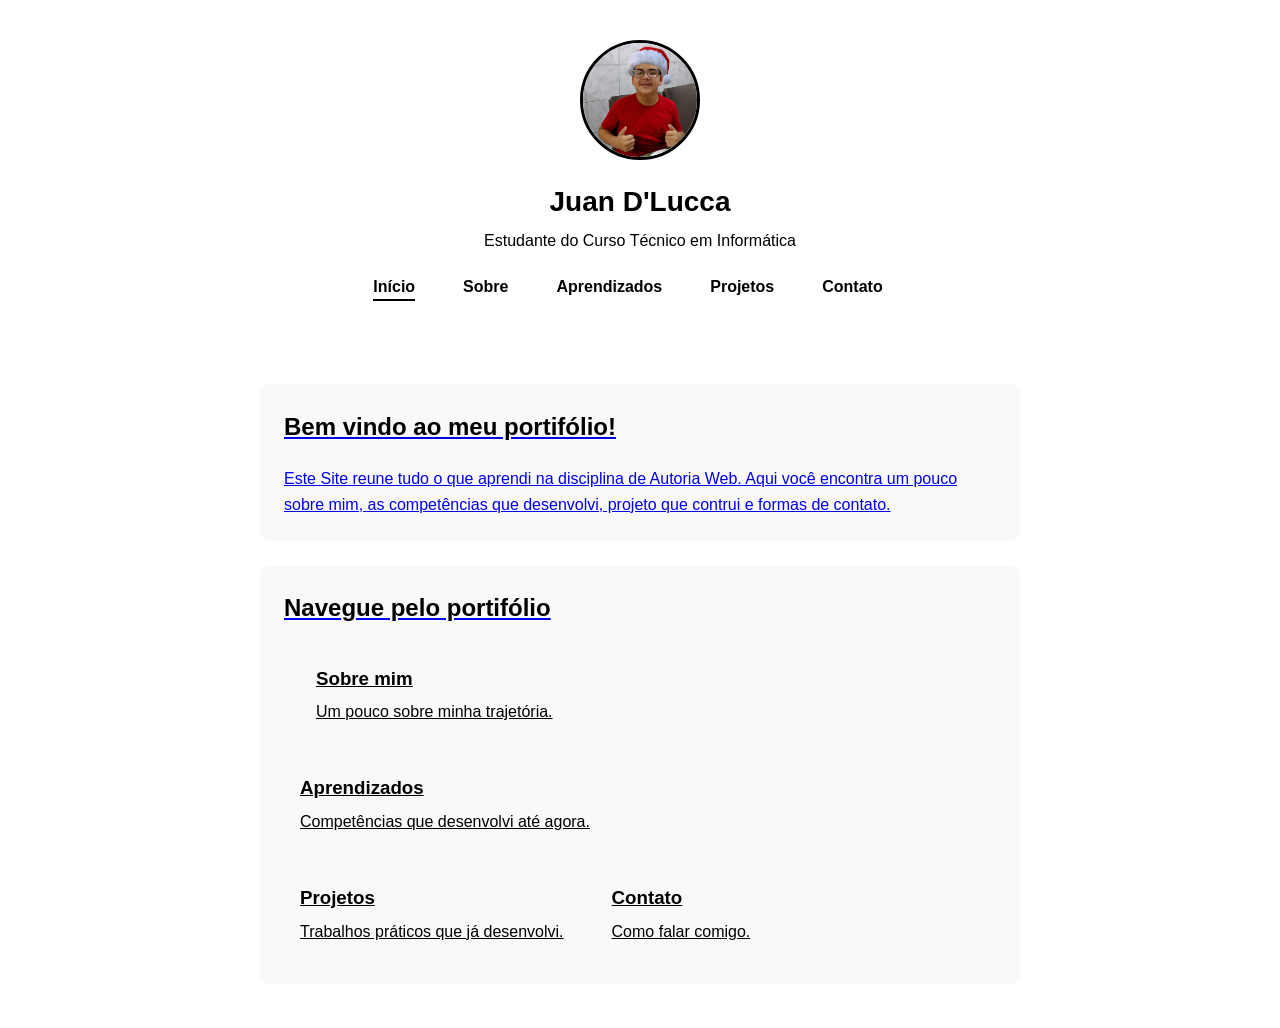
<file: index.html>
<!DOCTYPE html>
<html lang="en">
<head>
    <meta charset="UTF-8">
    <meta name="viewport" content="width=device-width, initial-scale=1.0">
    <title>Portifólio de Juan D'Lucca</title>
    <link rel="stylesheet" href="estilo.css">
</head>
<body>
    <header>
        <img src="WhatsApp Image 2026-08-15 at 21.24.38.jpeg" alt="foto de perfil" class="foto-perfil">
        <h1>Juan D'Lucca</h1>
        <p>Estudante do Curso Técnico em Informática</p>

        <nav>
             <ul>
                 <li><a href="index.html" class="ativo"> Início</li>
                 <li><a href="sobre.html"> Sobre</li>
                 <li><a href="apredendizados.html"> Aprendizados</li>
                 <li><a href="projetos.html"> Projetos </li>
                 <li><a href="contato.html"> Contato </li>
           </ul>
        </nav>
    </header>

    <main>
        <section>
            <h2>Bem vindo ao meu portifólio!</h2>
            <p>
                Este Site reune tudo o que aprendi na disciplina de
                 Autoria Web. Aqui você encontra um pouco sobre mim,
                  as competências que desenvolvi, projeto que contrui e 
                formas de contato.
            </p>
        </section>
        
        <section>
            <h2>Navegue pelo portifólio</h2>
            <div class="grade-links">
                <a href="sobre.html" class="cartao-link">
                    <h3>Sobre mim</h3>
                    <p>Um pouco sobre minha trajetória.</p>
                    </a>
            <div class="grade-links">
                <a href="apredendizados.html" class="cartao-link">
                    <h3>Aprendizados</h3>
                    <p>Competências que desenvolvi até agora.</p>
                    </a>
            <div class="grade-links">
                <a href="projetos.html" class="cartao-link">
                        <h3>Projetos</h3>
                        <p>Trabalhos práticos que já desenvolvi.</p>
                    </a>
            <div class="grade-links">
                <a href="contato.html" class="cartao-link">
                        <h3>Contato</h3>
                        <p>Como falar comigo.</p>
                    </a>
                </div>
        </section>
    </main>
</body>
</html>
</file>
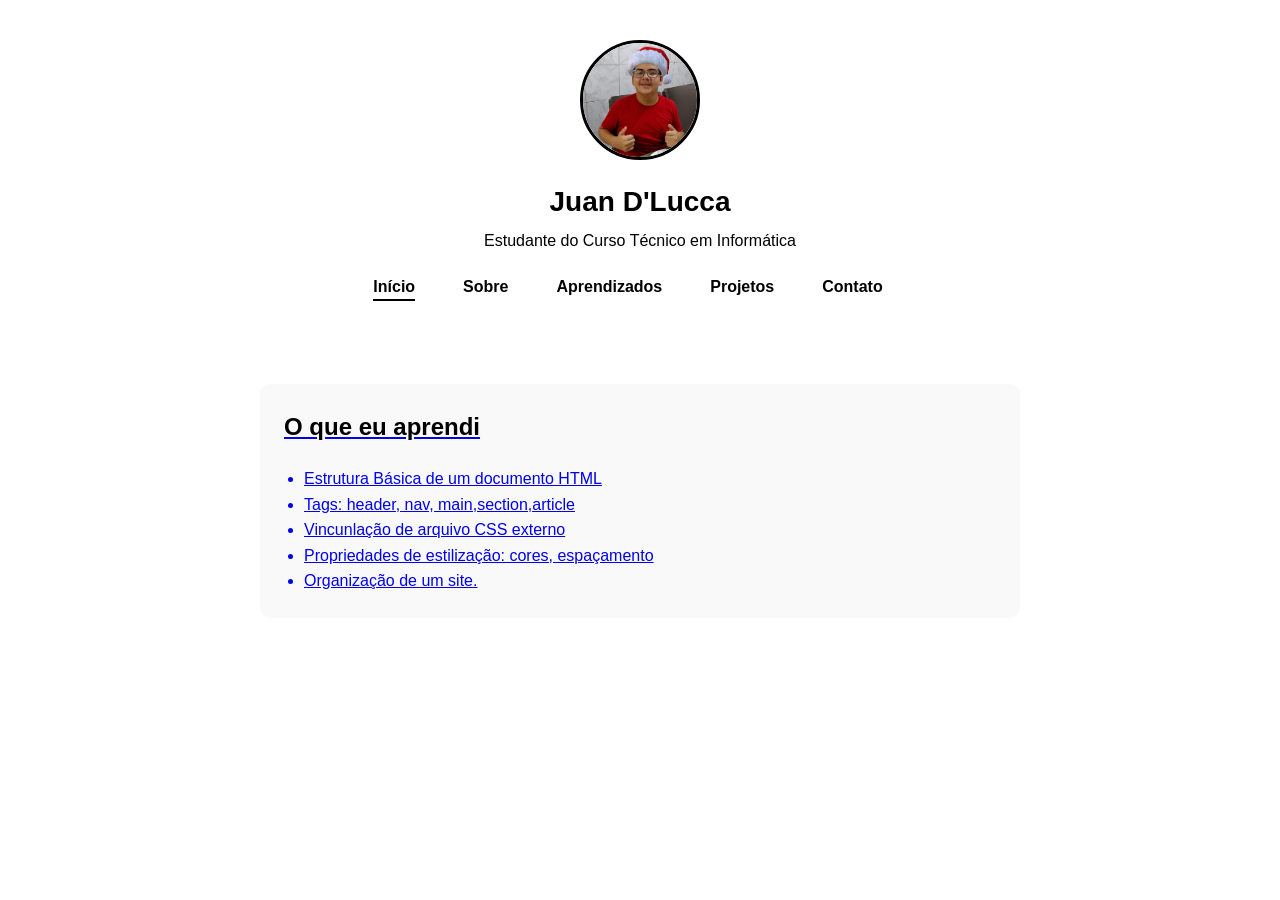
<file: apredendizados.html>
<!DOCTYPE html>
<html lang="en">
<head>
    <meta charset="UTF-8">
    <meta name="viewport" content="width=device-width, initial-scale=1.0">
    <title>Portifólio de Juan D'Lucca</title>
    <link rel="stylesheet" href="estilo.css">
</head>
<body>
    <header>
        <img src="WhatsApp Image 2026-08-15 at 21.24.38.jpeg" alt="foto de perfil" class="foto-perfil">
        <h1>Juan D'Lucca</h1>
        <p>Estudante do Curso Técnico em Informática</p>

        <nav>
             <ul>
                 <li><a href="index.html" class="ativo"> Início</li>
                 <li><a href="sobre.html"> Sobre</li>
                 <li><a href="apredendizados.html"> Aprendizados</li>
                 <li><a href="projetos.html"> Projetos </li>
                 <li><a href="contato.html"> Contato </li>
           </ul>
        </nav>
    </header>

    <main>
        <section>
            <h2> O que eu aprendi </h2>
            <ul>
                 <li>Estrutura Básica de um documento HTML</li>
                 <li>Tags: header, nav, main,section,article</li>
                 <li>Vincunlação de arquivo CSS externo</li>
                 <li>Propriedades de estilização: cores, espaçamento</li>
                 <li>Organização de um site.</li>
            </ul>
        </section>
    </main>
</body>
</html>
</file>
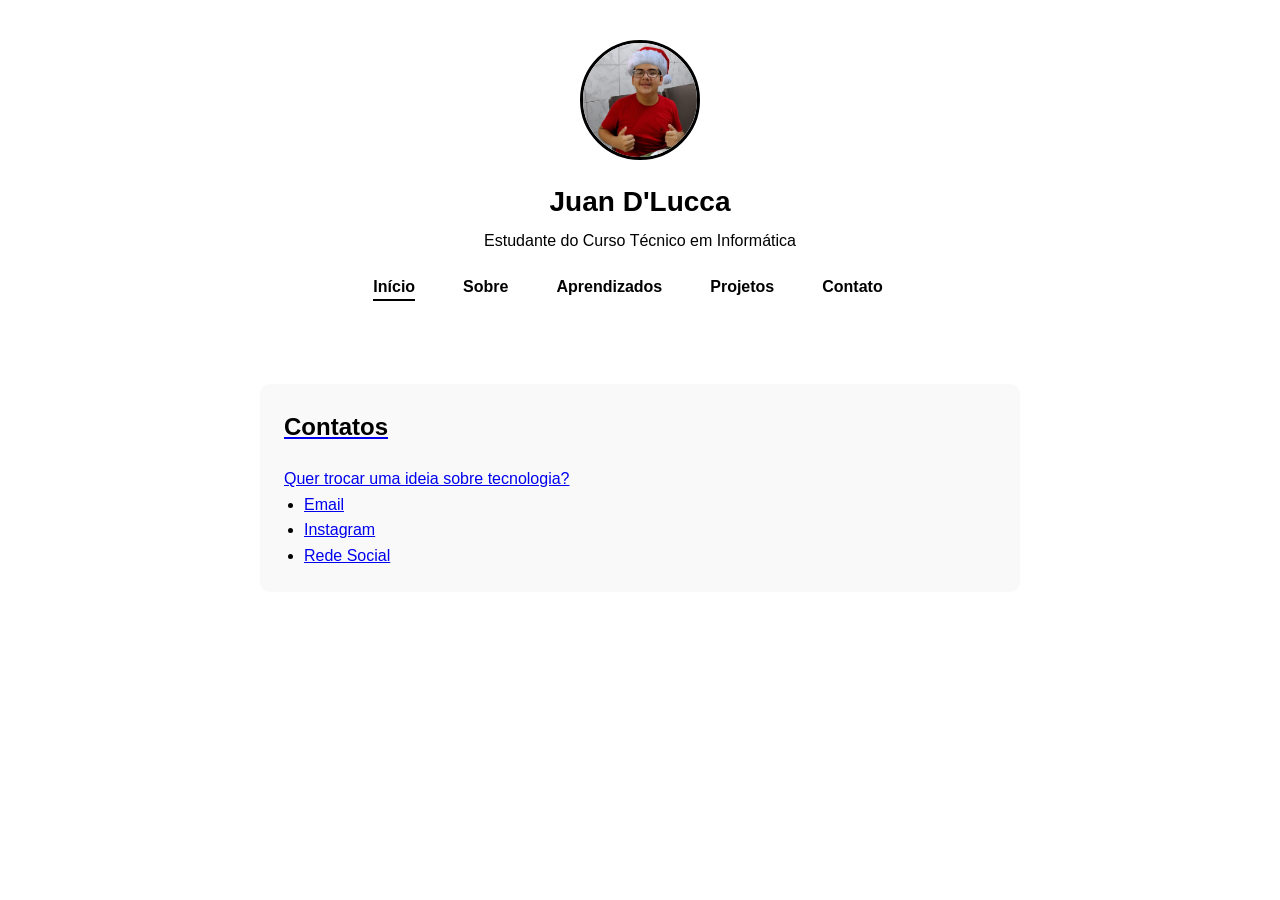
<file: contato.html>
<!DOCTYPE html>
<html lang="en">
<head>
    <meta charset="UTF-8">
    <meta name="viewport" content="width=device-width, initial-scale=1.0">
    <title>Portifólio de Juan D'Lucca</title>
    <link rel="stylesheet" href="estilo.css">
</head>
<body>
    <header>
        <img src="WhatsApp Image 2026-08-15 at 21.24.38.jpeg" alt="foto de perfil" class="foto-perfil">
        <h1>Juan D'Lucca</h1>
        <p>Estudante do Curso Técnico em Informática</p>

        <nav>
             <ul>
                 <li><a href="index.html" class="ativo"> Início</li>
                 <li><a href="sobre.html"> Sobre</li>
                 <li><a href="apredendizados.html"> Aprendizados</li>
                 <li><a href="projetos.html"> Projetos </li>
                 <li><a href="contato.html"> Contato </li>
           </ul>
        </nav>
    </header>

    <main>
        <section>
            <h2> Contatos </h2>
            <p> Quer trocar uma ideia sobre tecnologia?</p>
            <ul>
                <li><a href="mailto:juan.dlucca@escolar.ifrn.edu.br">Email</a></li>
                <li><a href="www.instagram.com">Instagram</a></li>
                <li><a href="Rede Social">Rede Social</a></li>
            </ul>
        </section>
    </main>
</body>
</html>
</file>
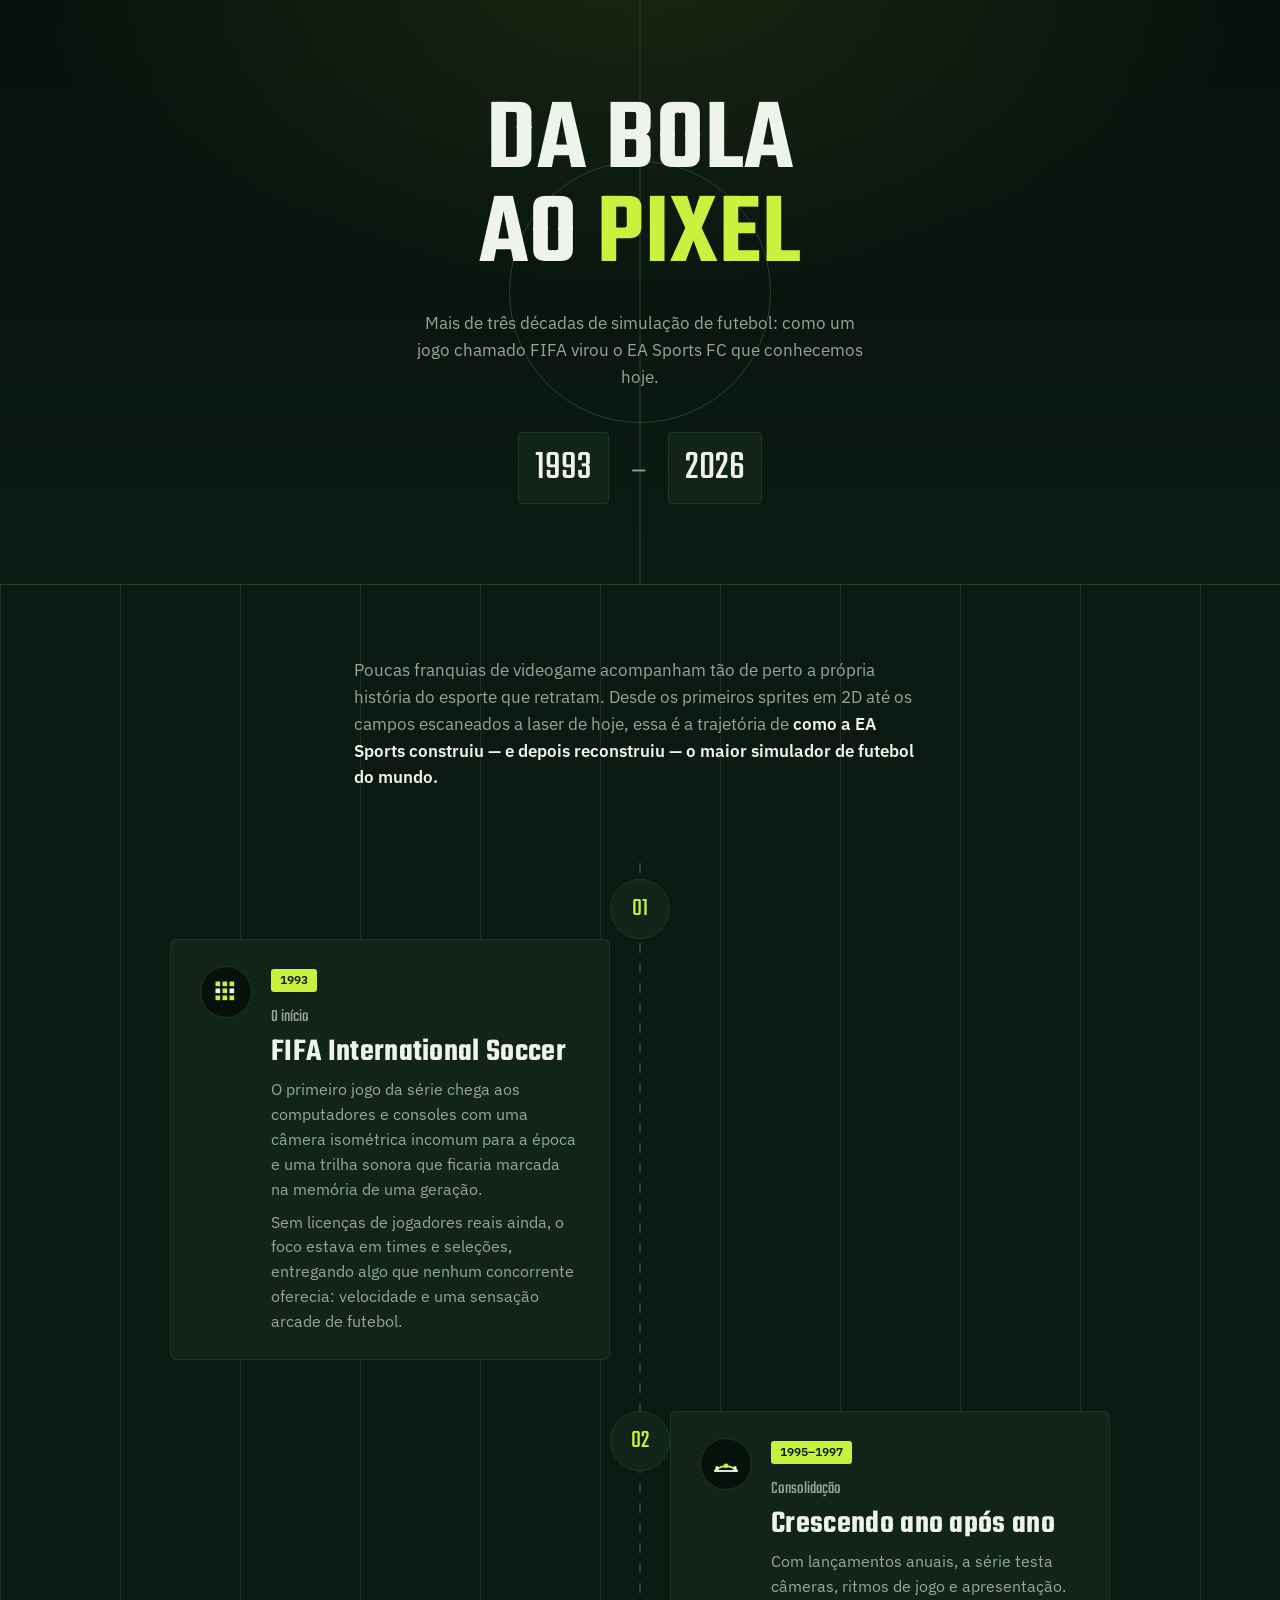
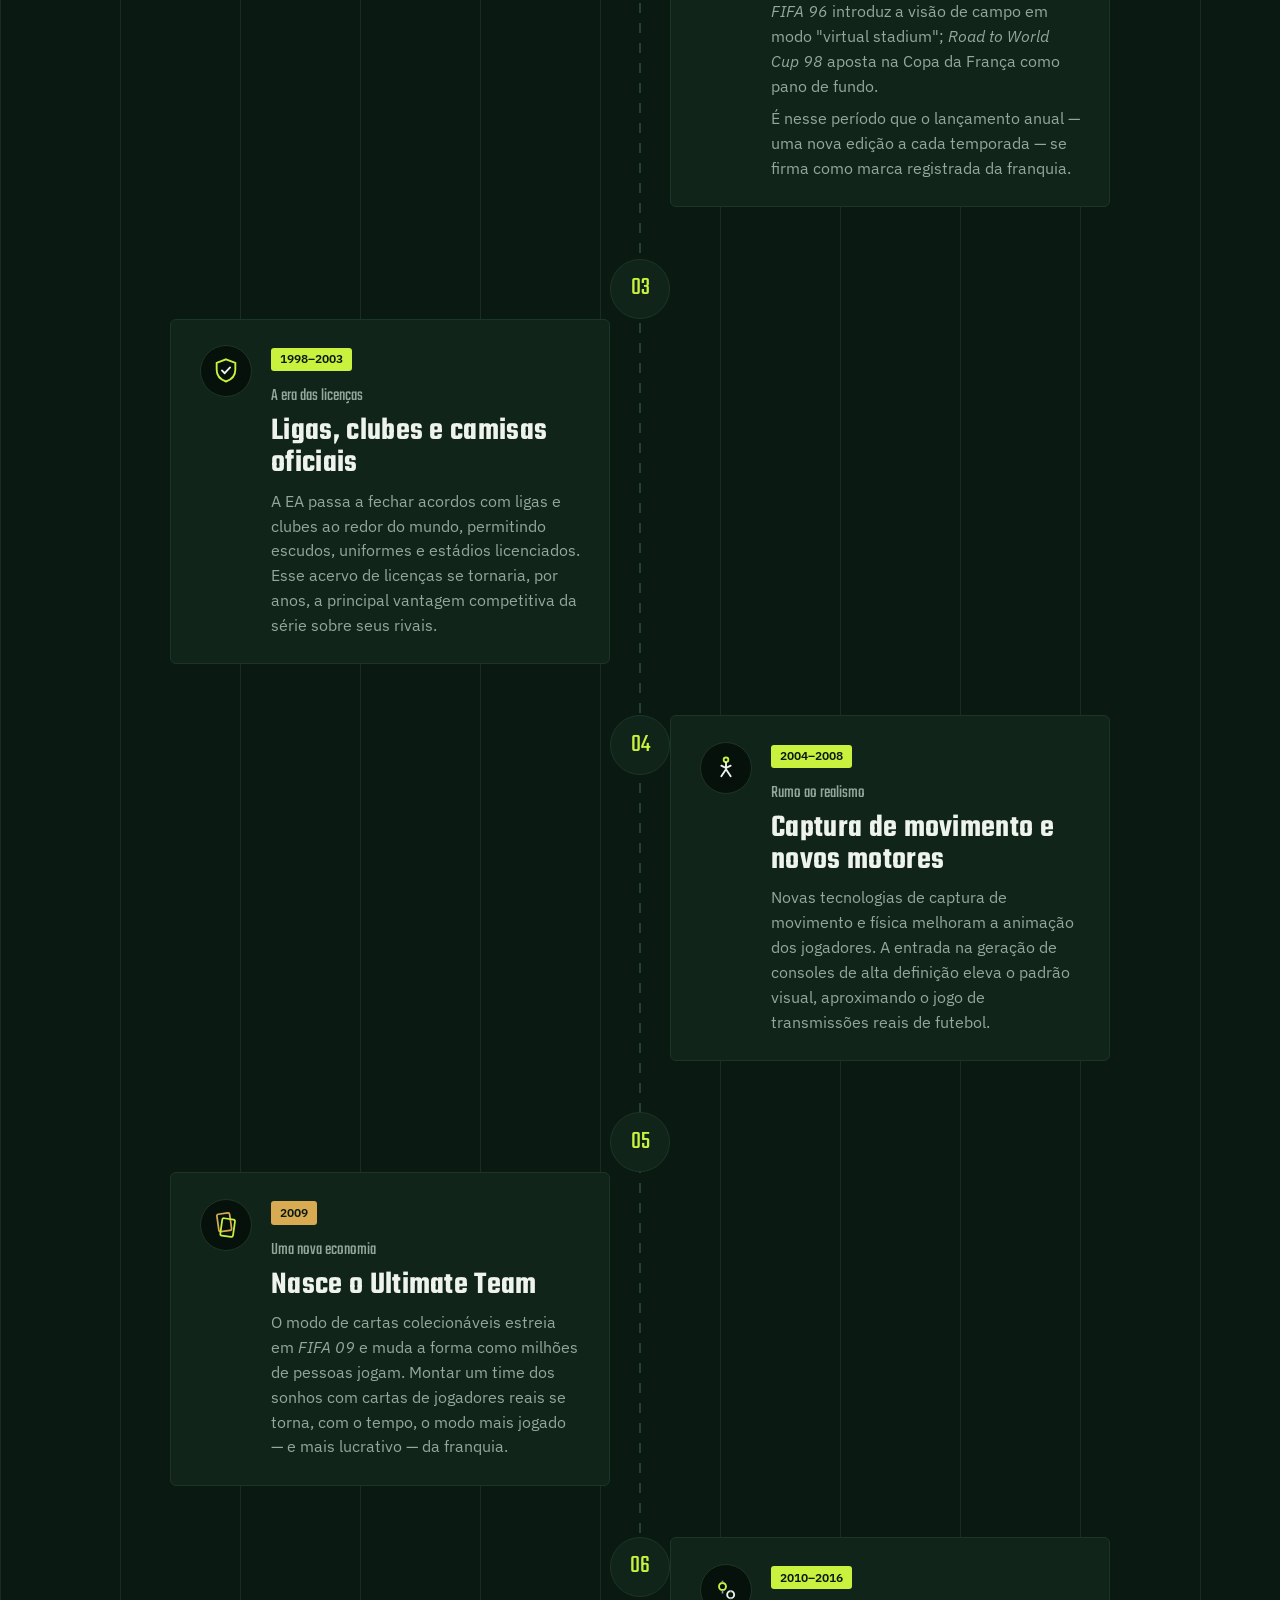
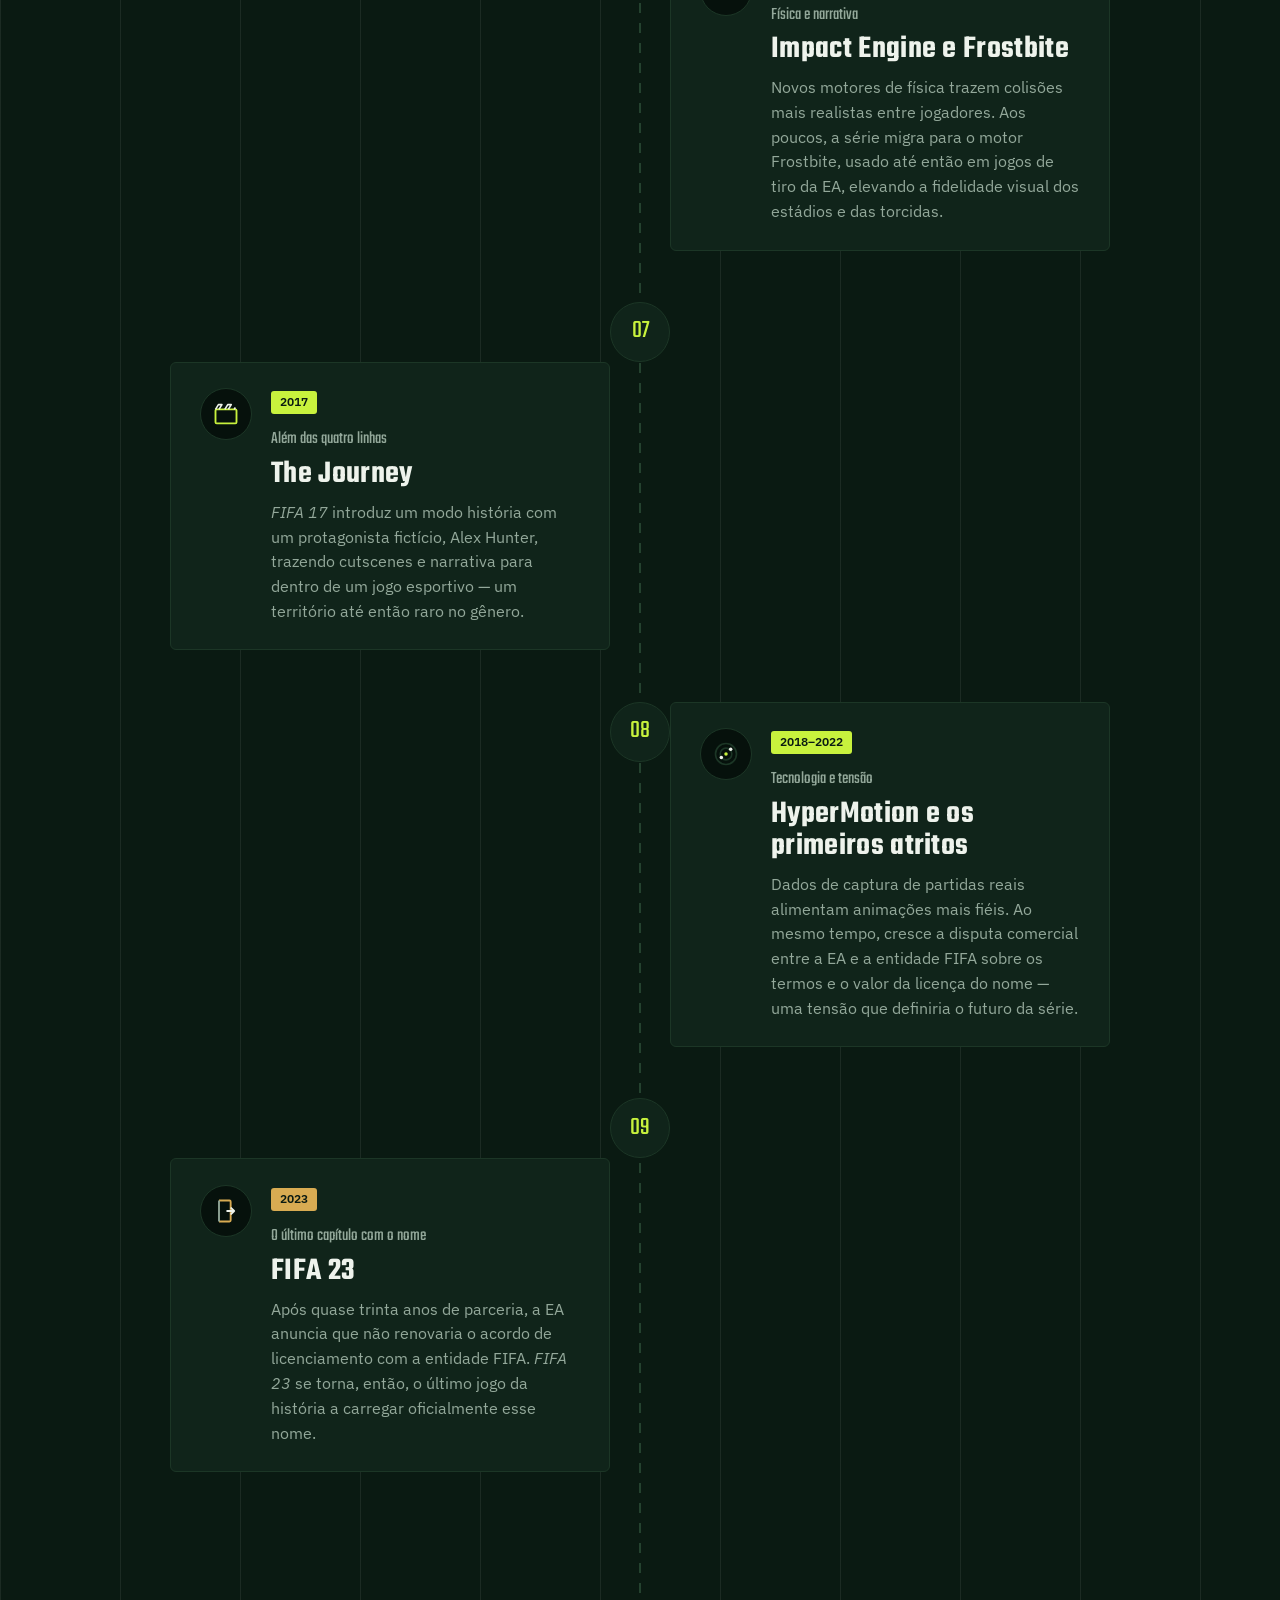
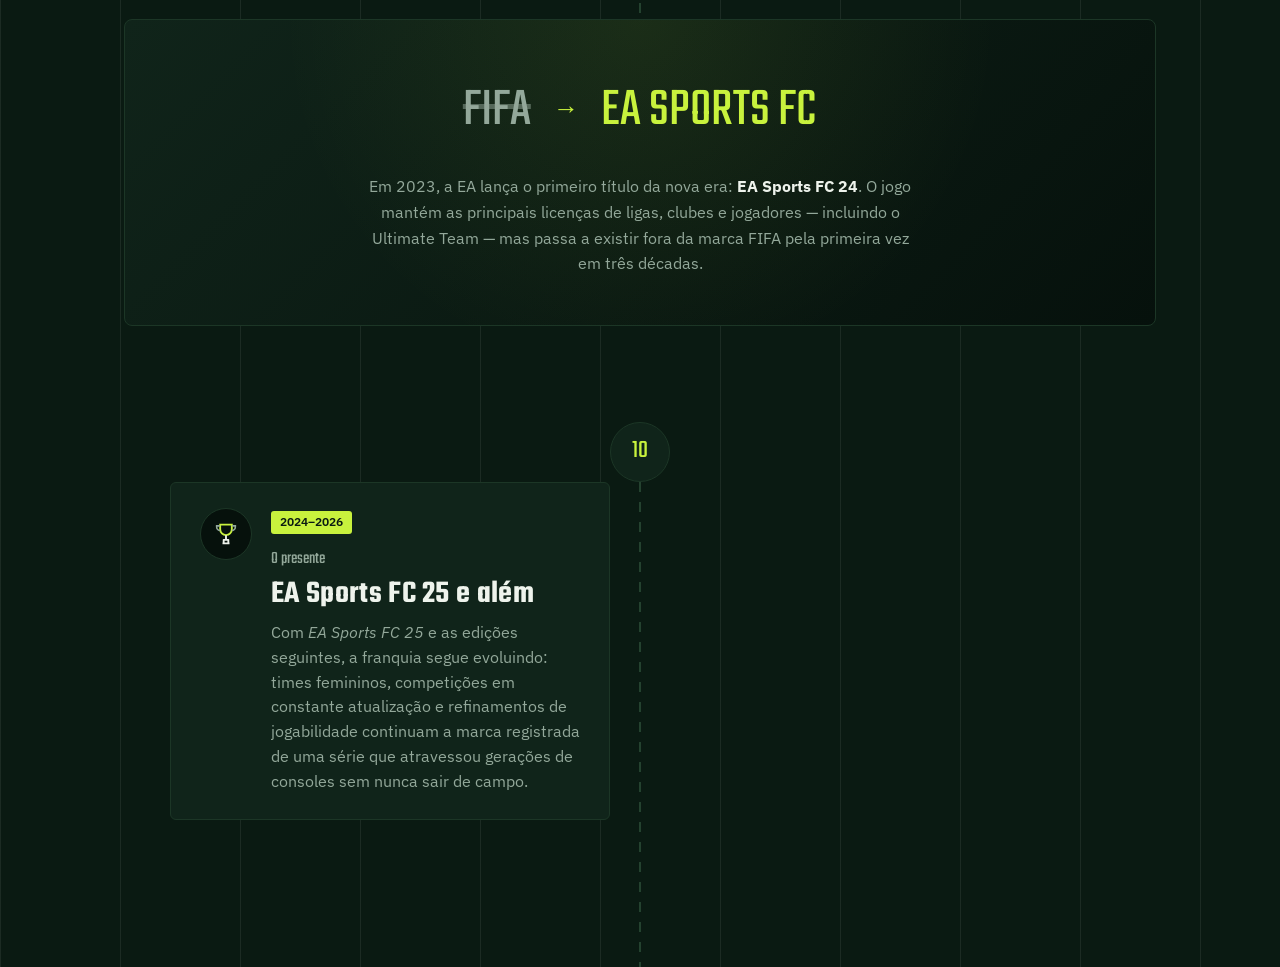
<file: indexf.html>
<!DOCTYPE html>
<html lang="pt-BR">
<head>
<meta charset="UTF-8">
<meta name="viewport" content="width=device-width, initial-scale=1.0">
<title>Da bola ao pixel — a história do FIFA até o EA Sports FC</title>
<link rel="preconnect" href="https://fonts.googleapis.com">
<link rel="preconnect" href="https://fonts.gstatic.com" crossorigin>
<link href="https://fonts.googleapis.com/css2?family=Teko:wght@400;500;600;700&family=IBM+Plex+Sans:wght@400;500;600&display=swap" rel="stylesheet">

</head>
<body>
  <link rel="stylesheet" href="estilof.css">
  <header class="hero">
    <div class="hero-inner">
      <h1>DA BOLA<br>AO <span>PIXEL</span></h1>
      <p class="lede">Mais de três décadas de simulação de futebol: como um jogo chamado FIFA virou o EA Sports FC que conhecemos hoje.</p>
      <div class="scoreboard">
        <span class="yr">1993</span>
        <span class="dash">—</span>
        <span class="yr">2026</span>
      </div>

    </div>
  </header>

  <section class="intro">
    <p>Poucas franquias de videogame acompanham tão de perto a própria história do esporte que retratam. Desde os primeiros sprites em 2D até os campos escaneados a laser de hoje, essa é a trajetória de <strong>como a EA Sports construiu — e depois reconstruiu — o maior simulador de futebol do mundo.</strong></p>
  </section>

  <div class="timeline">

    <article class="era">
      <div class="era-num">01</div>
      <div class="era-card">
        <div class="era-icon">
          <svg viewBox="0 0 24 24" fill="none" xmlns="http://www.w3.org/2000/svg"><rect x="3" y="3" width="4" height="4" fill="var(--lime)"/><rect x="9" y="3" width="4" height="4" fill="var(--lime)"/><rect x="15" y="3" width="4" height="4" fill="var(--lime)"/><rect x="3" y="9" width="4" height="4" fill="var(--ink)"/><rect x="9" y="9" width="4" height="4" fill="var(--lime)"/><rect x="15" y="9" width="4" height="4" fill="var(--ink)"/><rect x="3" y="15" width="4" height="4" fill="var(--lime)"/><rect x="9" y="15" width="4" height="4" fill="var(--lime)"/><rect x="15" y="15" width="4" height="4" fill="var(--lime)"/></svg>
        </div>
        <div class="era-body">
          <span class="tag">1993</span>
          <span class="era-year">O início</span>
          <h2>FIFA International Soccer</h2>
          <p>O primeiro jogo da série chega aos computadores e consoles com uma câmera isométrica incomum para a época e uma trilha sonora que ficaria marcada na memória de uma geração.</p>
          <p>Sem licenças de jogadores reais ainda, o foco estava em times e seleções, entregando algo que nenhum concorrente oferecia: velocidade e uma sensação arcade de futebol.</p>
        </div>
      </div>
    </article>

    <article class="era">
      <div class="era-num">02</div>
      <div class="era-card">
        <div class="era-icon">
          <svg viewBox="0 0 24 24" fill="none" xmlns="http://www.w3.org/2000/svg"><path d="M2 18 Q12 10 22 18" stroke="var(--lime)" stroke-width="1.6"/><path d="M2 18h20" stroke="var(--ink)" stroke-width="1.6"/><rect x="3" y="14" width="2.5" height="4" fill="var(--ink)"/><rect x="18.5" y="14" width="2.5" height="4" fill="var(--ink)"/><circle cx="12" cy="13.5" r="2" fill="var(--lime)"/></svg>
        </div>
        <div class="era-body">
          <span class="tag">1995–1997</span>
          <span class="era-year">Consolidação</span>
          <h2>Crescendo ano após ano</h2>
          <p>Com lançamentos anuais, a série testa câmeras, ritmos de jogo e apresentação. <em>FIFA 96</em> introduz a visão de campo em modo "virtual stadium"; <em>Road to World Cup 98</em> aposta na Copa da França como pano de fundo.</p>
          <p>É nesse período que o lançamento anual — uma nova edição a cada temporada — se firma como marca registrada da franquia.</p>
        </div>
      </div>
    </article>

    <article class="era">
      <div class="era-num">03</div>
      <div class="era-card">
        <div class="era-icon">
          <svg viewBox="0 0 24 24" fill="none" xmlns="http://www.w3.org/2000/svg"><path d="M12 2 L20 5 V11 C20 16 16.5 19.5 12 21 C7.5 19.5 4 16 4 11 V5 Z" stroke="var(--lime)" stroke-width="1.6"/><path d="M8.5 11.5l2.4 2.4 4.6-5" stroke="var(--ink)" stroke-width="1.6" stroke-linecap="round" stroke-linejoin="round"/></svg>
        </div>
        <div class="era-body">
          <span class="tag">1998–2003</span>
          <span class="era-year">A era das licenças</span>
          <h2>Ligas, clubes e camisas oficiais</h2>
          <p>A EA passa a fechar acordos com ligas e clubes ao redor do mundo, permitindo escudos, uniformes e estádios licenciados. Esse acervo de licenças se tornaria, por anos, a principal vantagem competitiva da série sobre seus rivais.</p>
        </div>
      </div>
    </article>

    <article class="era">
      <div class="era-num">04</div>
      <div class="era-card">
        <div class="era-icon">
          <svg viewBox="0 0 24 24" fill="none" xmlns="http://www.w3.org/2000/svg"><circle cx="12" cy="5" r="2" stroke="var(--lime)" stroke-width="1.6"/><path d="M12 7v6M12 13l-4 6M12 13l4 6M8 10l4 2 4-2" stroke="var(--ink)" stroke-width="1.6" stroke-linecap="round" stroke-linejoin="round"/></svg>
        </div>
        <div class="era-body">
          <span class="tag">2004–2008</span>
          <span class="era-year">Rumo ao realismo</span>
          <h2>Captura de movimento e novos motores</h2>
          <p>Novas tecnologias de captura de movimento e física melhoram a animação dos jogadores. A entrada na geração de consoles de alta definição eleva o padrão visual, aproximando o jogo de transmissões reais de futebol.</p>
        </div>
      </div>
    </article>

    <article class="era">
      <div class="era-num">05</div>
      <div class="era-card">
        <div class="era-icon">
          <svg viewBox="0 0 24 24" fill="none" xmlns="http://www.w3.org/2000/svg"><rect x="4" y="3" width="11" height="15" rx="1.5" transform="rotate(-8 4 3)" stroke="var(--gold)" stroke-width="1.5"/><rect x="9" y="6" width="11" height="15" rx="1.5" transform="rotate(8 9 6)" stroke="var(--lime)" stroke-width="1.5"/></svg>
        </div>
        <div class="era-body">
          <span class="tag gold">2009</span>
          <span class="era-year">Uma nova economia</span>
          <h2>Nasce o Ultimate Team</h2>
          <p>O modo de cartas colecionáveis estreia em <em>FIFA 09</em> e muda a forma como milhões de pessoas jogam. Montar um time dos sonhos com cartas de jogadores reais se torna, com o tempo, o modo mais jogado — e mais lucrativo — da franquia.</p>
        </div>
      </div>
    </article>

    <article class="era">
      <div class="era-num">06</div>
      <div class="era-card">
        <div class="era-icon">
          <svg viewBox="0 0 24 24" fill="none" xmlns="http://www.w3.org/2000/svg"><circle cx="9" cy="9" r="3" stroke="var(--lime)" stroke-width="1.6"/><circle cx="16" cy="16" r="3" stroke="var(--ink)" stroke-width="1.6"/><path d="M9 12v3M9 4v2M16 20v-2M16 12v2" stroke="var(--ink-dim)" stroke-width="1.4"/></svg>
        </div>
        <div class="era-body">
          <span class="tag">2010–2016</span>
          <span class="era-year">Física e narrativa</span>
          <h2>Impact Engine e Frostbite</h2>
          <p>Novos motores de física trazem colisões mais realistas entre jogadores. Aos poucos, a série migra para o motor Frostbite, usado até então em jogos de tiro da EA, elevando a fidelidade visual dos estádios e das torcidas.</p>
        </div>
      </div>
    </article>

    <article class="era">
      <div class="era-num">07</div>
      <div class="era-card">
        <div class="era-icon">
          <svg viewBox="0 0 24 24" fill="none" xmlns="http://www.w3.org/2000/svg"><rect x="3" y="8" width="18" height="12" rx="1" stroke="var(--lime)" stroke-width="1.6"/><path d="M3 8l2.5-4h3L6 8M11 8l2.5-4h3L14 8M19 8l1-1.6" stroke="var(--ink)" stroke-width="1.4" stroke-linejoin="round"/></svg>
        </div>
        <div class="era-body">
          <span class="tag">2017</span>
          <span class="era-year">Além das quatro linhas</span>
          <h2>The Journey</h2>
          <p><em>FIFA 17</em> introduz um modo história com um protagonista fictício, Alex Hunter, trazendo cutscenes e narrativa para dentro de um jogo esportivo — um território até então raro no gênero.</p>
        </div>
      </div>
    </article>

    <article class="era">
      <div class="era-num">08</div>
      <div class="era-card">
        <div class="era-icon">
          <svg viewBox="0 0 24 24" fill="none" xmlns="http://www.w3.org/2000/svg"><circle cx="12" cy="12" r="9" stroke="var(--surface-line)" stroke-width="1.4"/><circle cx="12" cy="12" r="5" stroke="var(--surface-line)" stroke-width="1.4"/><circle cx="12" cy="12" r="1.5" fill="var(--lime)"/><circle cx="16" cy="8" r="1.5" fill="var(--ink)"/><circle cx="8" cy="15" r="1.5" fill="var(--ink)"/></svg>
        </div>
        <div class="era-body">
          <span class="tag">2018–2022</span>
          <span class="era-year">Tecnologia e tensão</span>
          <h2>HyperMotion e os primeiros atritos</h2>
          <p>Dados de captura de partidas reais alimentam animações mais fiéis. Ao mesmo tempo, cresce a disputa comercial entre a EA e a entidade FIFA sobre os termos e o valor da licença do nome — uma tensão que definiria o futuro da série.</p>
        </div>
      </div>
    </article>

    <article class="era">
      <div class="era-num">09</div>
      <div class="era-card">
        <div class="era-icon">
          <svg viewBox="0 0 24 24" fill="none" xmlns="http://www.w3.org/2000/svg"><path d="M6 3h9a1 1 0 011 1v16a1 1 0 01-1 1H6" stroke="var(--gold)" stroke-width="1.6"/><path d="M6 3v18" stroke="var(--ink-dim)" stroke-width="1.6"/><path d="M13 12h6m0 0l-2.5-2.5M19 12l-2.5 2.5" stroke="var(--ink)" stroke-width="1.6" stroke-linecap="round" stroke-linejoin="round"/></svg>
        </div>
        <div class="era-body">
          <span class="tag gold">2023</span>
          <span class="era-year">O último capítulo com o nome</span>
          <h2>FIFA 23</h2>
          <p>Após quase trinta anos de parceria, a EA anuncia que não renovaria o acordo de licenciamento com a entidade FIFA. <em>FIFA 23</em> se torna, então, o último jogo da história a carregar oficialmente esse nome.</p>
        </div>
      </div>
    </article>

  </div>

  <section class="rebrand">
    <div class="rebrand-panel">
      <div class="rebrand-names">
        <span class="old">FIFA</span>
        <span class="arrow">→</span>
        <span class="new">EA SPORTS FC</span>
      </div>
      <p>Em 2023, a EA lança o primeiro título da nova era: <strong style="color:var(--ink)">EA Sports FC 24</strong>. O jogo mantém as principais licenças de ligas, clubes e jogadores — incluindo o Ultimate Team — mas passa a existir fora da marca FIFA pela primeira vez em três décadas.</p>
    </div>
  </section>

  <div class="timeline" style="padding-top:0;">
    <article class="era">
      <div class="era-num">10</div>
      <div class="era-card">
        <div class="era-icon">
          <svg viewBox="0 0 24 24" fill="none" xmlns="http://www.w3.org/2000/svg"><path d="M7 4h10v4a5 5 0 01-10 0V4z" stroke="var(--lime)" stroke-width="1.6"/><path d="M7 5H4v1a3 3 0 003 3M17 5h3v1a3 3 0 01-3 3" stroke="var(--ink-dim)" stroke-width="1.4"/><path d="M12 13v4M9 20h6M10 17h4v3h-4z" stroke="var(--ink)" stroke-width="1.6" stroke-linejoin="round"/></svg>
        </div>
        <div class="era-body">
          <span class="tag">2024–2026</span>
          <span class="era-year">O presente</span>
          <h2>EA Sports FC 25 e além</h2>
          <p>Com <em>EA Sports FC 25</em> e as edições seguintes, a franquia segue evoluindo: times femininos, competições em constante atualização e refinamentos de jogabilidade continuam a marca registrada de uma série que atravessou gerações de consoles sem nunca sair de campo.</p>
        </div>
      </div>
    </article>
  </div>

</body>
</html>
</file>
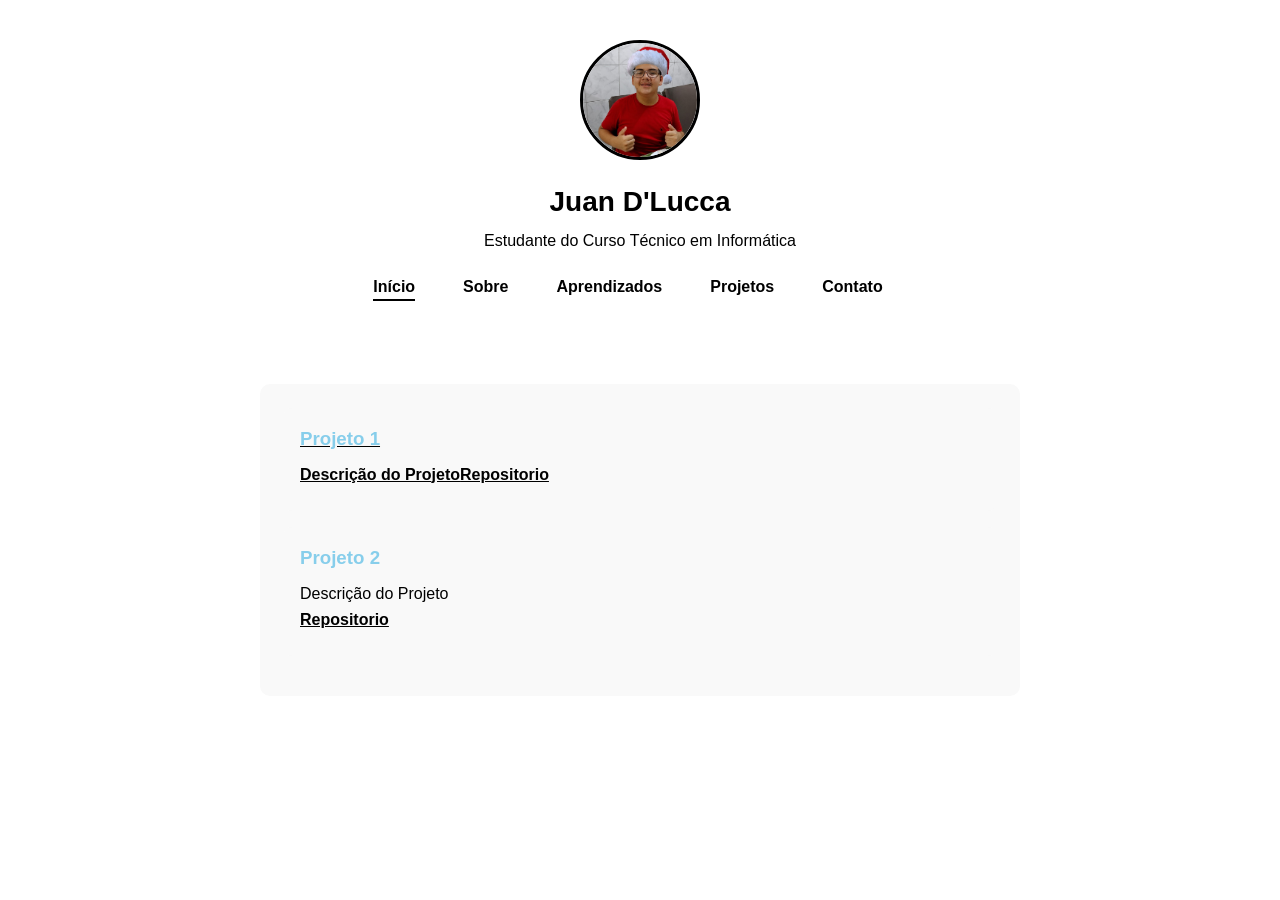
<file: projetos.html>
<!DOCTYPE html>
<html lang="en">
<head>
    <meta charset="UTF-8">
    <meta name="viewport" content="width=device-width, initial-scale=1.0">
    <title>Portifólio de Juan D'Lucca</title>
    <link rel="stylesheet" href="estilo.css">
</head>
<body>
    <header>
        <img src="WhatsApp Image 2026-08-15 at 21.24.38.jpeg" alt="foto de perfil" class="foto-perfil">
        <h1>Juan D'Lucca</h1>
        <p>Estudante do Curso Técnico em Informática</p>

        <nav>
             <ul>
                 <li><a href="index.html" class="ativo"> Início</li>
                 <li><a href="sobre.html"> Sobre</li>
                 <li><a href="apredendizados.html"> Aprendizados</li>
                 <li><a href="projetos.html"> Projetos </li>
                 <li><a href="contato.html"> Contato </li>
           </ul>
        </nav>
    </header>

    <main>
        <section>
             <article class="card">
                <h3> Projeto 1 </h3>
                <p> Descrição do Projeto</p>
                <a href="link"> Repositorio</a>    
             </article>

             <article class="card">
                <h3> Projeto 2 </h3>
                <p> Descrição do Projeto</p>
                <a href="link2"> Repositorio</a>    
             </article>
        </section>
    </main>
</body>
</html>
</file>
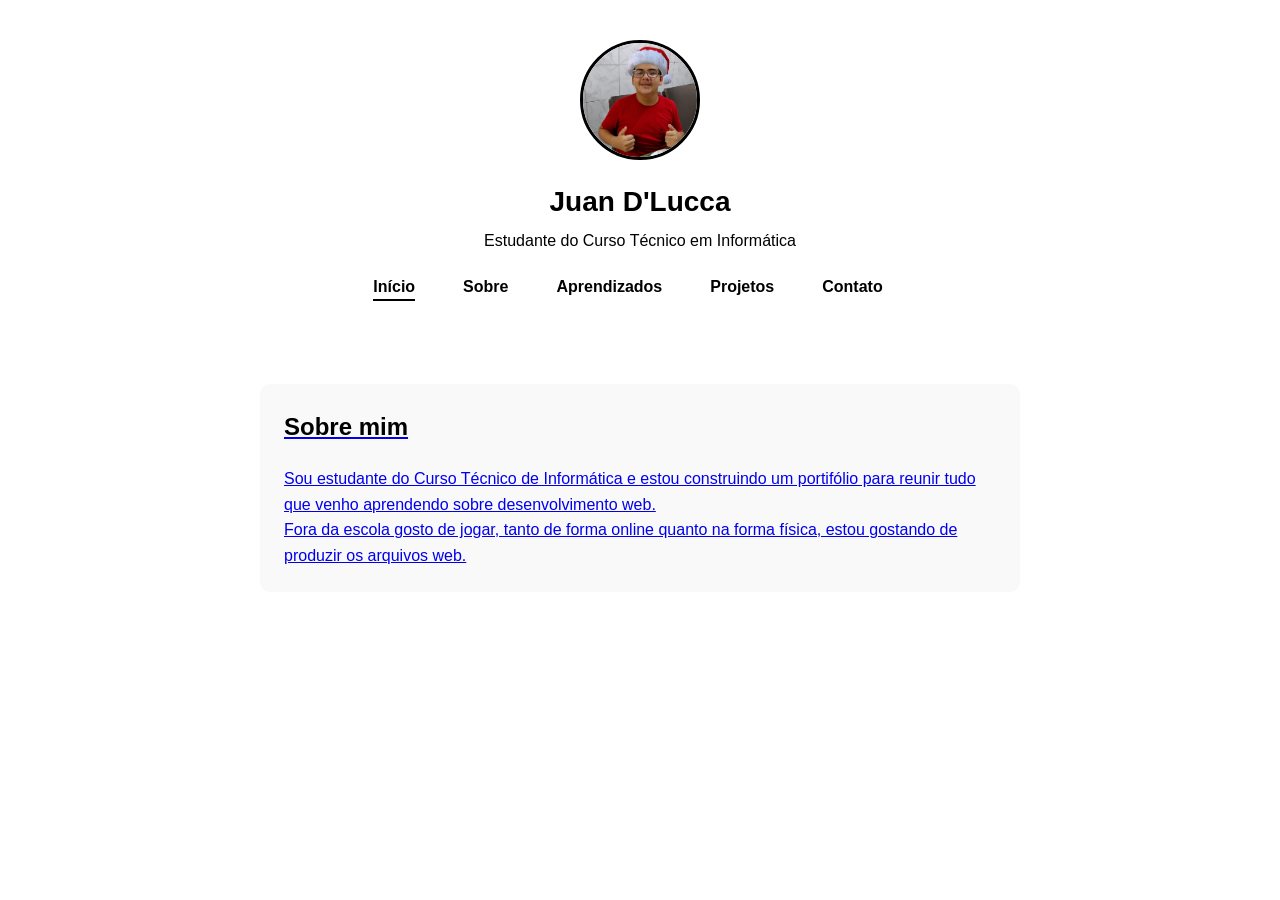
<file: sobre.html>
<!DOCTYPE html>
<html lang="en">
<head>
    <meta charset="UTF-8">
    <meta name="viewport" content="width=device-width, initial-scale=1.0">
    <title>Portifólio de Juan D'Lucca</title>
    <link rel="stylesheet" href="estilo.css">
</head>
<body>
    <header>
        <img src="WhatsApp Image 2026-08-15 at 21.24.38.jpeg" alt="foto de perfil" class="foto-perfil">
        <h1>Juan D'Lucca</h1>
        <p>Estudante do Curso Técnico em Informática</p>

        <nav>
             <ul>
                 <li><a href="index.html" class="ativo"> Início</li>
                 <li><a href="sobre.html"> Sobre</li>
                 <li><a href="apredendizados.html"> Aprendizados</li>
                 <li><a href="projetos.html"> Projetos </li>
                 <li><a href="contato.html"> Contato </li>
           </ul>
        </nav>
    </header>

    <main>
        <section>
            <h2>Sobre mim</h2>
            <p>Sou estudante do Curso Técnico de Informática e estou
                construindo um portifólio para reunir tudo que venho 
                aprendendo sobre desenvolvimento web. 
            </p>
            <p>Fora da escola gosto de jogar,
                tanto de forma online quanto na forma física,
                 estou gostando de produzir os arquivos web.</p>
        </section>
    </main>
</body>
</html>
</file>
<file: estilo.css>
*{
    margin: 0;
    padding: 0;
    box-sizing: border-box;
}

body {
    font-family: Arial, Arial, Helvetica, sans-serif;
    color: black;
    line-height: 1.6;
    background-color: white;
}

header {
    background-color:white;
    color: black;
    text-align: center;
    padding: 40px 20px;

}

.foto-perfil { 
    width: 120px;
    height:120px;
    border-radius: 50%;
    object-fit: cover;
    margin-bottom: 12px;
    border: 3px solid black; 
}

header h1{ 
    font-size: 28px;
    margin-bottom: 4px;
}

nav ul {
    list-style: none;
    display: flex;
    justify-content: center;
    flex-wrap: wrap;
    gap: 24px;
    margin-top: 20px;
}

nav a{
    color: black;
    text-decoration: none;
    font-weight: bold;
    padding-bottom: 4px;
    border-bottom: 2px solid transparent;
}       

nav a:houver{
    text-decoration: underline;
}
nav a.ativo{
    border-bottom: 2px solid;
}

main {
    max-width: 800px;
    margin: 0 auto;
    padding: 20px;
}

section {
    background-color: rgb(249, 249, 249);
    border-radius: 10px;
    padding: 24px;
    margin: 24px 0;
    box-shadow: 0 1 px 4 px rgb(0, 0, 0.08);
}

section h2{
    color: black;
    margin-bottom: 12px;
    border-bottom: 2px;
    padding-bottom: 8px;
}

section ul {
    padding-left: 20px;
}

.grade-links {
    display: flex;
    flex-wrap: wrap;
    gap: 16px;
}

.cartao-link {
    flex: 1 1 calc(50%- 16px);
    background-color:  rgb(249, 249, 249);
    border-radius: 8px;
    padding: 16px;
    color: black;
}

.cartao-link h3 {
    color:black;
    margin-bottom: 6px;
}

.cartao-link:hover {
    background-color:  rgb(249, 249, 249);
}

.card {
    background-color:  rgb(249, 249, 249);
    border-radius: 8px;
    padding: 16px;
    margin-bottom: 16px;
}

.card h3 {
    color: skyblue;
    margin-bottom: 8px;
}

.card a {
    display: inline-block;
    margin-bottom: 8px;
    color: black;
    font-weight: bold;
}

footer {
    text-align: center;
    padding: 20px;
    color: azure;
    font-size: 14px;
}
</file>
<file: estilof.css>
:root{
  --bg: #0a1a12;
  --bg-deep: #06110c;
  --surface: #10241a;
  --surface-line: #1c3626;
  --line: #24422f;
  --ink: #eef3ec;
  --ink-dim: #93a89a;
  --lime: #c8f23d;
  --gold: #d8ab52;
  --chalk: rgba(238,243,236,0.08);
}

*{ box-sizing: border-box; }

html{ scroll-behavior: smooth; }

@media (prefers-reduced-motion: reduce){
  html{ scroll-behavior: auto; }
  *{ animation-duration: 0.001ms !important; transition-duration: 0.001ms !important; }
}

body{
  margin:0;
  background: var(--bg);
  color: var(--ink);
  font-family: 'IBM Plex Sans', sans-serif;
  line-height: 1.6;
  background-image:
    repeating-linear-gradient(90deg, var(--chalk) 0px, var(--chalk) 1px, transparent 1px, transparent 120px);
}

h1, h2, h3, .score{
  font-family: 'Teko', sans-serif;
  font-weight: 600;
  letter-spacing: 0.01em;
  margin: 0;
}

a{ color: var(--lime); }

img, svg{ display:block; max-width:100%; }

/* ---------- HERO / MARCADOR ---------- */

.hero{
  position: relative;
  padding: 6rem 1.5rem 5rem;
  text-align:center;
  background:
    radial-gradient(ellipse 900px 500px at 50% -10%, rgba(200,242,61,0.10), transparent 70%),
    linear-gradient(180deg, var(--bg-deep), var(--bg));
  border-bottom: 1px solid var(--line);
  overflow: hidden;
}

.hero::before{
  content:"";
  position:absolute;
  left:50%; top: 0;
  width: 1px; height: 100%;
  background: var(--line);
  transform: translateX(-50%);
}

.hero::after{
  content:"";
  position:absolute;
  left:50%; top:50%;
  width: 260px; height:260px;
  border: 1px solid var(--line);
  border-radius:50%;
  transform: translate(-50%,-50%);
}

.hero-inner{ position:relative; z-index:1; }

.kicker{
  font-family:'IBM Plex Sans', sans-serif;
  font-size: 0.85rem;
  color: var(--ink-dim);
  margin-bottom: 1.1rem;
}

.hero h1{
  font-size: clamp(3rem, 9vw, 6.4rem);
  line-height: 0.92;
  color: var(--ink);
}

.hero h1 span{ color: var(--lime); }

.hero p.lede{
  max-width: 46ch;
  margin: 1.6rem auto 0;
  color: var(--ink-dim);
  font-size: 1.05rem;
}

.scoreboard{
  display:flex;
  justify-content:center;
  align-items:baseline;
  gap: 1.4rem;
  margin-top: 2.6rem;
  font-family:'Teko', sans-serif;
}

.scoreboard .yr{
  font-size: 2.6rem;
  color: var(--ink);
  background: var(--surface);
  border: 1px solid var(--surface-line);
  padding: 0.1rem 1rem;
  border-radius: 4px;
}

.scoreboard .dash{ color: var(--ink-dim); font-size:1.6rem; }

.hero-pitch{
  width: min(600px, 90vw);
  margin: 3.2rem auto 0;
  opacity: 0.9;
}

/* ---------- INTRO ---------- */

.intro{
  max-width: 62ch;
  margin: 4.5rem auto;
  padding: 0 1.5rem;
  font-size: 1.05rem;
  color: var(--ink-dim);
}

.intro strong{ color: var(--ink); font-weight: 600; }

/* ---------- TIMELINE ---------- */

.timeline{
  max-width: 1080px;
  margin: 0 auto;
  padding: 1rem 1.5rem 6rem;
  position: relative;
}

.timeline::before{
  content:"";
  position:absolute;
  left:50%;
  top:0; bottom:0;
  width:2px;
  background: repeating-linear-gradient(180deg, var(--line) 0 10px, transparent 10px 20px);
  transform: translateX(-50%);
}

@media (max-width: 760px){
  .timeline::before{ left: 22px; }
}

.era{
  position: relative;
  display:grid;
  grid-template-columns: 1fr 60px 1fr;
  align-items: start;
  margin-bottom: 3.2rem;
}

@media (max-width: 760px){
  .era{
    grid-template-columns: 44px 1fr;
  }
}

.era-num{
  grid-column: 2;
  justify-self:center;
  width: 60px; height: 60px;
  border-radius: 50%;
  background: var(--surface);
  border: 1px solid var(--surface-line);
  display:flex; align-items:center; justify-content:center;
  font-family:'Teko', sans-serif;
  font-size: 1.6rem;
  color: var(--lime);
  z-index:1;
}

@media (max-width: 760px){
  .era-num{ grid-column: 1; width: 44px; height:44px; font-size:1.3rem; }
}

.era-card{
  grid-column: 1;
  background: var(--surface);
  border: 1px solid var(--surface-line);
  border-radius: 6px;
  padding: 1.6rem 1.8rem;
  justify-self: end;
  max-width: 440px;
  display:flex;
  gap: 1.2rem;
}

.era-icon{
  flex: 0 0 auto;
  width: 52px; height:52px;
  border-radius: 50%;
  background: var(--bg-deep);
  border: 1px solid var(--surface-line);
  display:flex; align-items:center; justify-content:center;
}

.era-icon svg{ width: 28px; height:28px; }

.era-body{ min-width:0; }

.era:nth-child(even) .era-card{
  grid-column: 3;
  justify-self: start;
}

@media (max-width: 760px){
  .era-card, .era:nth-child(even) .era-card{
    grid-column: 2;
    justify-self: stretch;
    max-width: none;
  }
  .era-card{ gap: 0.9rem; }
  .era-icon{ width: 40px; height: 40px; }
  .era-icon svg{ width: 22px; height: 22px; }
}

.era-year{
  font-family:'Teko', sans-serif;
  font-size: 1.1rem;
  color: var(--ink-dim);
  display:block;
  margin-bottom: 0.3rem;
}

.era-card h2{
  font-size: 2rem;
  color: var(--ink);
  margin-bottom: 0.6rem;
  line-height: 1;
}

.era-card p{
  color: var(--ink-dim);
  font-size: 0.97rem;
  margin: 0 0 0.5rem;
}

.era-card p:last-child{ margin-bottom:0; }

.tag{
  display:inline-block;
  font-size: 0.72rem;
  color: var(--bg);
  background: var(--lime);
  padding: 0.15rem 0.55rem;
  border-radius: 3px;
  margin-bottom: 0.7rem;
  font-weight: 600;
}

.tag.gold{ background: var(--gold); }

/* ---------- MUDANÇA DE NOME (destaque) ---------- */

.rebrand{
  max-width: 1080px;
  margin: 0 auto 6rem;
  padding: 0 1.5rem;
}

.rebrand-panel{
  background: linear-gradient(135deg, var(--surface), var(--bg-deep));
  border: 1px solid var(--surface-line);
  border-radius: 8px;
  padding: 3rem 2.5rem;
  text-align:center;
  position:relative;
  overflow:hidden;
}

.rebrand-panel::before{
  content:"";
  position:absolute;
  inset:0;
  background: radial-gradient(circle at 50% 0%, rgba(200,242,61,0.08), transparent 60%);
}

.rebrand-names{
  position:relative;
  display:flex;
  align-items:center;
  justify-content:center;
  gap: 1.4rem;
  flex-wrap: wrap;
  font-family:'Teko', sans-serif;
  font-size: clamp(2rem, 6vw, 3.4rem);
  margin-bottom: 1.2rem;
}

.rebrand-names .old{ color: var(--ink-dim); text-decoration: line-through; text-decoration-color: rgba(147,168,154,0.5); }
.rebrand-names .arrow{ color: var(--lime); font-size: 1.6rem; }
.rebrand-names .new{ color: var(--lime); }

.rebrand-panel p{
  position:relative;
  max-width: 56ch;
  margin: 0 auto;
  color: var(--ink-dim);
}

/* ---------- RODAPÉ ---------- */

footer{
  border-top: 1px solid var(--line);
  padding: 2.4rem 1.5rem;
  text-align:center;
  color: var(--ink-dim);
  font-size: 0.85rem;
}

footer strong{ color: var(--ink); }
</file>
